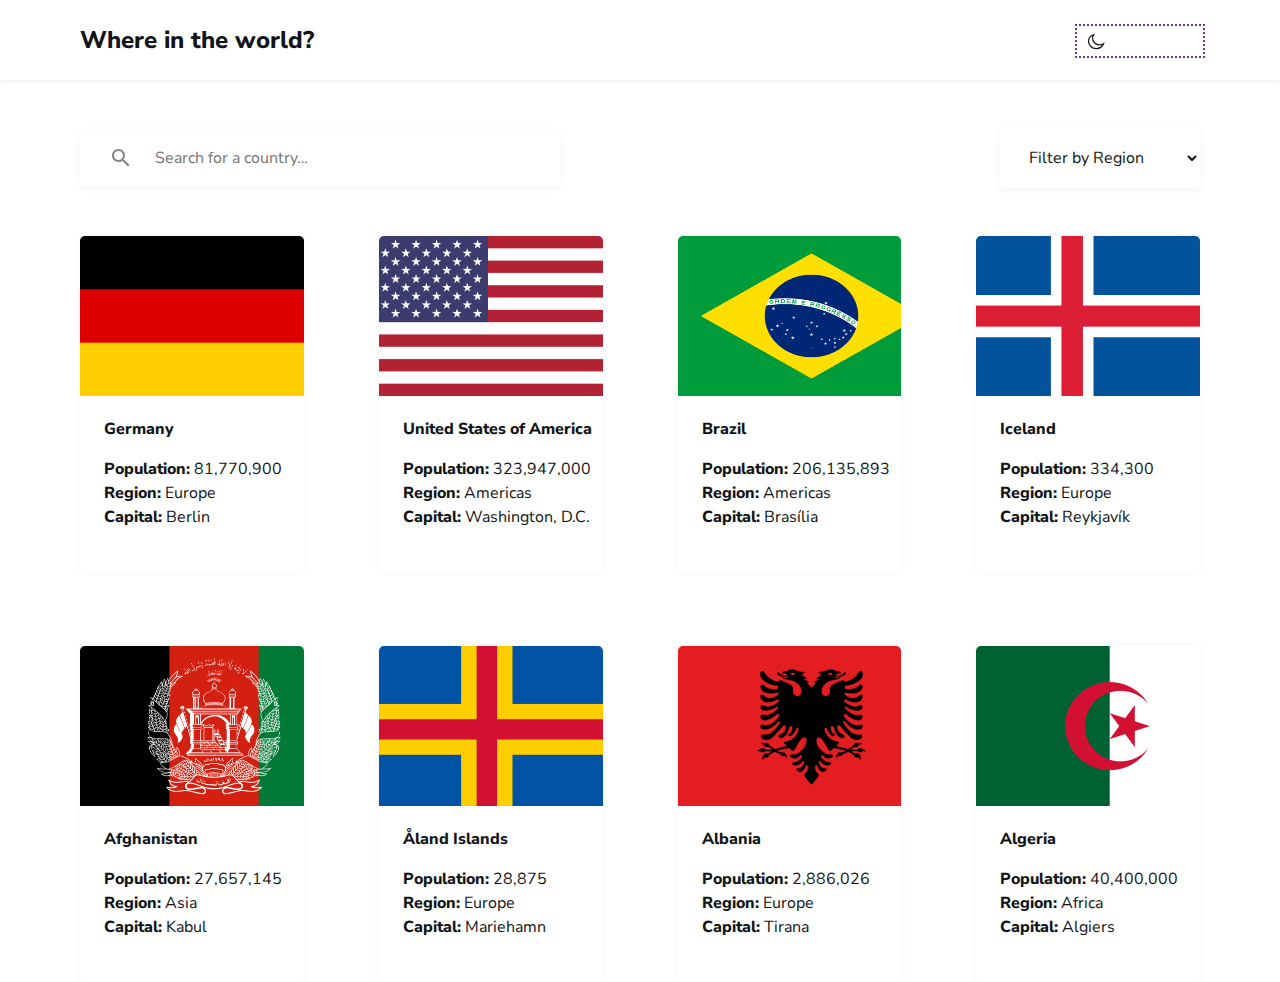
<file: index.html>
<!DOCTYPE html>
<html lang="en">

<head>
  <meta charset="UTF-8">
  <meta http-equiv="X-UA-Compatible" content="IE=edge">
  <meta name="viewport" content="width=device-width, initial-scale=1.0">
  <meta name="keywords" content="">
  <title>Resit-Countries |web site page</title>
  <!-- Stylesheets -->
  <link rel="stylesheet" href="css/normalize.css">
  <link rel="stylesheet" href="css/styles.css">
</head>

<body>
  <header class="header">
    <div class="container">
      <nav class="navbar">
        <a class="logo" href="#"><span>Where in the world?</span></a>
        <button type="button" class="btn dark"><span class="d-flex"><img src="img/darkmode.svg" alt="darkmode">Dark
            Mode</span></button>
      </nav>
    </div>
  </header>

  <!-- HEADER SECTION -->
  <!-- MAIN SECTION -->
  <main class="main">
    <div class="container">
      <!-- form filtrey -->
      <form action="#" class="form-filtrey">
        <div class="form-search-box">
          <img src="img/icon-search-black.svg" alt="search icon">
          <input type="search" class="search" name="search" id="search" aria-label="Search Countries"
            placeholder="Search for a country…" required>
        </div>

        <select name="filter-region" id="filter-region" aria-label="fiter region">
          <option selected disabled>Filter by Region</option>
          <option>Africa</option>
          <option>America</option>
          <option>Asia</option>
          <option>Europe</option>
          <option>Oceania</option>
        </select>
      </form>
      <!-- form filtrey -->
      <section class="card-group">
        <a href="belgium.html" class="card">
          <div class="card-header">
            <img src="img/germany.png" srcset="img/germany@2x.png" alt="germany">
          </div>
          <div class="card-body">
            <h4 class="region-name">Germany</h4>
            <div class="option">
              <strong>Population:</strong><span> 81,770,900</span><br>
              <strong>Region:</strong><span> Europe</span><br>
              <strong>Capital:</strong><span> Berlin</span>
            </div>
          </div>
        </a>
        <a href="#" class="card">
          <div class="card-header"><img src="img/usa@2x.png" alt="img/usa@2x.png"></div>
          <div class="card-body">
            <h4 class="region-name">United States of America</h4>
            <div class="option">
              <strong>Population:</strong><span> 323,947,000</span><br>
              <strong>Region:</strong><span> Americas</span><br>
              <strong>Capital:</strong> Washington, D.C.<span></span>
            </div>
          </div>
        </a>
        <a href="#" class="card">
          <div class="card-header"> <img src="img/Brazil.png" srcset="img/Brazil@2x.png" alt="brazil"></div>
          <div class="card-body">
            <h4 class="region-name">Brazil</h4>
            <div class="option">
              <strong>Population:</strong><span> 206,135,893</span><br>
              <strong>Region:</strong><span> Americas</span><br>
              <strong>Capital:</strong><span> Brasília</span>
            </div>
          </div>
        </a>
        <a href="#" class="card">
          <div class="card-header"><img src="img/island.png" srcset="img/island@2x.png" alt="island"></div>
          <div class="card-body">
            <h4 class="region-name">Iceland</h4>
            <div class="option">
              <strong>Population:</strong><span> 334,300</span><br>
              <strong>Region:</strong><span> Europe</span><br>
              <strong>Capital:</strong><span> Reykjavík</span>
            </div>
          </div>
        </a>
      </section>
      <section class="card-group">
        <a href="#" class="card">
          <div class="card-header"><img src="img/afgan.png" srcset="img/afgan@2x.png" alt=""></div>
          <div class="card-body">
            <h4 class="region-name">Afghanistan</h4>
            <div class="option">
              <strong>Population:</strong><span> 27,657,145</span><br>
              <strong>Region:</strong><span> Asia</span><br>
              <strong>Capital:</strong><span> Kabul</span>
            </div>
          </div>
        </a>
        <a href="#" class="card">
          <div class="card-header"><img src="img/al-island.png" srcset="img/al-island@2x.png" alt=""></div>
          <div class="card-body">
            <h4 class="region-name">Åland Islands</h4>
            <div class="option">
              <strong>Population:</strong><span> 28,875</span><br>
              <strong>Region:</strong><span> Europe</span><br>
              <strong>Capital:</strong><span> Mariehamn</span>
            </div>
          </div>
        </a>
        <a href="#" class="card">
          <div class="card-header"><img src="img/Albania.png" srcset="img/Albania@2x.png" alt="albania"></div>
          <div class="card-body">
            <h4 class="region-name">Albania</h4>
            <div class="option">
              <strong>Population:</strong><span> 2,886,026</span><br>
              <strong>Region:</strong><span> Europe</span><br>
              <strong>Capital:</strong><span> Tirana</span>
            </div>
          </div>
        </a>
        <a href="#" class="card">
          <div class="card-header"><img src="img/Algeria.png" srcset="img/Algeria@2x.png" alt=""></div>
          <div class="card-body">
            <h4 class="region-name">Algeria</h4>
            <div class="option">
              <strong>Population:</strong><span> 40,400,000</span><br>
              <strong>Region:</strong><span> Africa</span><br>
              <strong>Capital:</strong><span> Algiers</span>
            </div>
          </div>
        </a>
      </section>
    </div>
  </main>

  <!-- MAIN SECTION -->

  <!-- MAIN SECTION -->
  <!-- MAIN SECTION -->

  <script src="js/main.js"></script>
</body>

</html>
</file>
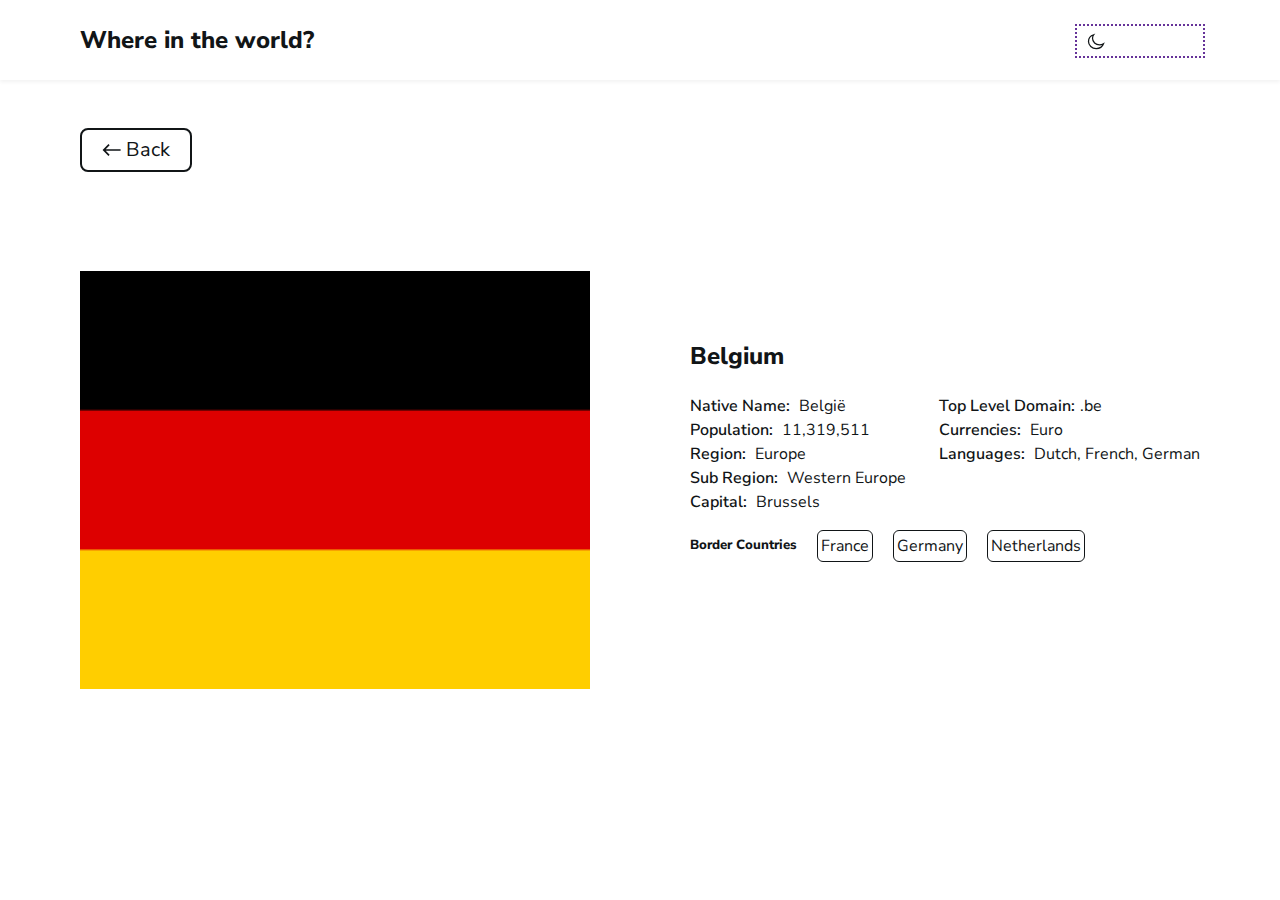
<file: belgium.html>
<!DOCTYPE html>
<html lang="en">

<head>
  <meta charset="UTF-8">
  <meta http-equiv="X-UA-Compatible" content="IE=edge">
  <meta name="viewport" content="width=device-width, initial-scale=1.0">
  <title>Resit-Countries |web site page</title>
  <!-- Stylesheets -->
  <link rel="stylesheet" href="css/normalize.css">
  <link rel="stylesheet" href="css/styles.css">
  <link rel="stylesheet" href="css/belgium.css">
</head>

<body>
  <header class="header">
    <div class="container">
      <nav class="navbar">
        <a class="logo" href="#"><span>Where in the world?</span></a>
        <button type="button" class="btn dark"><span class="d-flex"><img src="img/darkmode.svg" alt="darkmode">Dark
            Mode</span></button>
      </nav>
    </div>
  </header>

  <!-- HEADER SECTION -->
  <!-- MAIN SECTION -->
  <main class="main">
    <div class="container">
      <div class="main-hero">
        <a href="index.html" class="back"><img src="img/Shape.svg" alt="back site page"> back</a>
        <section class="our-region">
          <div class="our-left">
            <img src="img/germany.png" srcset="img/germany@2x.png" alt="germany">
          </div>
          <div class="our-right">
            <h2 class="our-right-heading">Belgium</h2>
            <div class="settings-region">
              <div class="left">
                <strong>Native Name:</strong><span> België</span><br>
                <strong>Population:</strong><span> 11,319,511</span><br>
                <strong>Region:</strong><span> Europe</span><br>
                <strong>Sub Region:</strong><span> Western Europe</span><br>
                <strong>Capital:</strong><span> Brussels</span>
              </div>
              <div class="right">
                <strong>Top Level Domain:</strong><span>.be</span><br>
                <strong>Currencies:</strong><span> Euro</span><br>
                <strong>Languages:</strong><span> Dutch, French, German</span>
              </div>
            </div>
            <div class="border-countries"><h5>Border Countries</h5>
              <a href="#" class="region-link">france</a>
              <a href="#" class="region-link">Germany</a>
              <a href="#" class="region-link">Netherlands</a>
            </div>
          </div>
        </section>
      </div>
    </div>
  </main>
  <!-- MAIN SECTION -->

  <!-- MAIN SECTION -->
  <!-- MAIN SECTION -->

  <script src="js/main.js"></script>
</body>

</html>
</file>
<file: css/styles.css>
/* nunito-sans-300 - latin */
@font-face {
  font-display: swap; /* Check https://developer.mozilla.org/en-US/docs/Web/CSS/@font-face/font-display for other options. */
  font-family: "Nunito Sans";
  font-style: normal;
  font-weight: 300;
  src: url("../fonts/nunito-sans-v15-latin-300.eot"); /* IE9 Compat Modes */
  src: url("../fonts/nunito-sans-v15-latin-300.eot?#iefix")
      format("embedded-opentype"),
    /* IE6-IE8 */ url("../fonts/nunito-sans-v15-latin-300.woff2")
      format("woff2"),
    /* Super Modern Browsers */ url("../fonts/nunito-sans-v15-latin-300.woff")
      format("woff"),
    /* Modern Browsers */ url("../fonts/nunito-sans-v15-latin-300.ttf")
      format("truetype"),
    /* Safari, Android, iOS */
      url("../fonts/nunito-sans-v15-latin-300.svg#NunitoSans") format("svg"); /* Legacy iOS */
}

/* nunito-sans-regular - latin */
@font-face {
  font-display: swap; /* Check https://developer.mozilla.org/en-US/docs/Web/CSS/@font-face/font-display for other options. */
  font-family: "Nunito Sans";
  font-style: normal;
  font-weight: 400;
  src: url("../fonts/nunito-sans-v15-latin-regular.eot"); /* IE9 Compat Modes */
  src: url("../fonts/nunito-sans-v15-latin-regular.eot?#iefix")
      format("embedded-opentype"),
    /* IE6-IE8 */ url("../fonts/nunito-sans-v15-latin-regular.woff2")
      format("woff2"),
    /* Super Modern Browsers */
      url("../fonts/nunito-sans-v15-latin-regular.woff") format("woff"),
    /* Modern Browsers */ url("../fonts/nunito-sans-v15-latin-regular.ttf")
      format("truetype"),
    /* Safari, Android, iOS */
      url("../fonts/nunito-sans-v15-latin-regular.svg#NunitoSans") format("svg"); /* Legacy iOS */
}

/* nunito-sans-600 - latin */
@font-face {
  font-display: swap; /* Check https://developer.mozilla.org/en-US/docs/Web/CSS/@font-face/font-display for other options. */
  font-family: "Nunito Sans";
  font-style: normal;
  font-weight: 600;
  src: url("../fonts/nunito-sans-v15-latin-600.eot"); /* IE9 Compat Modes */
  src: url("../fonts/nunito-sans-v15-latin-600.eot?#iefix")
      format("embedded-opentype"),
    /* IE6-IE8 */ url("../fonts/nunito-sans-v15-latin-600.woff2")
      format("woff2"),
    /* Super Modern Browsers */ url("../fonts/nunito-sans-v15-latin-600.woff")
      format("woff"),
    /* Modern Browsers */ url("../fonts/nunito-sans-v15-latin-600.ttf")
      format("truetype"),
    /* Safari, Android, iOS */
      url("../fonts/nunito-sans-v15-latin-600.svg#NunitoSans") format("svg");
}

@font-face {
  font-display: swap;
  font-family: "Nunito Sans";
  font-style: normal;
  font-weight: 800;
  src: url("../fonts/nunito-sans-v15-latin-800.eot"); /* IE9 Compat Modes */
  src: url("../fonts/nunito-sans-v15-latin-800.eot?#iefix")
      format("embedded-opentype"),
    /* IE6-IE8 */ url("../fonts/nunito-sans-v15-latin-800.woff2")
      format("woff2"),
    /* Super Modern Browsers */ url("../fonts/nunito-sans-v15-latin-800.woff")
      format("woff"),
    /* Modern Browsers */ url("../fonts/nunito-sans-v15-latin-800.ttf")
      format("truetype"),
    /* Safari, Android, iOS */
      url("../fonts/nunito-sans-v15-latin-800.svg#NunitoSans") format("svg"); /* Legacy iOS */
}

/* GLOBAL ROOT  */
:root {
  --rc-white: #ffffff;
  --rc-textcolor: #111517;
  --rc-dark: #2b3844;
  --rc-back: #202c36;
  --rc-nunito: "Nunito Sans";
}
/* GLOBAL */
html {
  box-sizing: border-box;
  height: 100%;
  scroll-behavior: smooth;
}

*,
*::before,
*::after {
  box-sizing: border-box;
}

.dark {
  background-color: var(--rc-back);
  --rc-white: #000000;
  --rc-textcolor: #ffffff;
  --rc-background: #2b3844;
}

body {
  height: 100%;
  transition: 0.7s ease;
  font-family: var(--rc-nunito), "Arial", sans-serif;
  font-size: 16px;
  line-height: 1.5;
  background-color: var(--rc-second-bg);
  color: var(--rc-white);
}

/* AUTOFILL-STYLES */
/*input:-webkit-autofill,
input:-webkit-autofill:hover,
input:-webkit-autofill:focus,
textarea:-webkit-autofill,
textarea:-webkit-autofill:hover,
textarea:-webkit-autofill:focus,
select:-webkit-autofill,
select:-webkit-autofill:hover,
select:-webkit-autofill:focus {
  border-color: transparent;
  -webkit-text-fill-color: inherit;
  -webkit-box-shadow: 0 0 0px 1000px #fff inset;
}*/

/* PLACEHOLDER-STYLES */
/*::-webkit-input-placeholder,
::-moz-placeholder,
:-ms-input-placeholder,
:-moz-placeholder {
  color: rgba(52, 49, 61, 0.5);
  opacity: 1;
}*/

/* VISUALLY-HIDDEN */
.visually-hidden {
  position: absolute;
  width: 1px;
  height: 1px;
  margin: -1px;
  border: 0;
  padding: 0;
  clip: rect(0 0 0 0);
  overflow: hidden;
}

/* CONTAINER */
.container {
  width: 100%;
  max-width: 1440px;
  padding-left: 80px;
  padding-right: 80px;
  margin-left: auto;
  margin-right: auto;
}
/* CONTAINER */

/* HEADER-CONTENT */
.header {
  width: 100%;
  height: 80px;
  padding-top: 24px;
  padding-bottom: 24px;
  background-color: var(--rc-background);
  box-shadow: 0px 2px 4px rgba(0, 0, 0, 0.0562443);
}

.navbar {
  width: 100%;
  display: flex;
  justify-content: space-between;
  align-items: center;
}
.logo {
  text-decoration: none;
  color: var(--rc-textcolor);
}
.logo > span {
  font-family: var(--rc-nunito);
  font-weight: 800;
  font-size: 24px;
  line-height: 33px;
  text-decoration: none;
  color: var(--rc-textcolor);
}
.btn {
  background-color: transparent;
  border: none;
  color: var(--rc-textcolor);
  outline: 2px dotted rebeccapurple;
  outline-offset: 3px;
}

.d-flex {
  display: flex;
  color: var(--rc-textcolor);
  font-family: var(--rc-nunito);
  font-weight: 600;
  font-size: 16px;
  line-height: 22px;
}
.d-flex img {
  margin-right: 8px;
}
.d-flex > span {
  color: var(--rc-textcolor);
}
.main {
  width: 100%;
  height: 80vh;
  padding-top: 48px;
  padding-bottom: 45px;
}
.form-filtrey {
  display: flex;
  align-items: center;
  justify-content: space-between;
  margin-bottom: 48px;
}
.form-search-box {
  width: 100%;
  max-width: 480px;
  background: var(--rc-background);
  padding-left: 32px;
  padding-right: 170px;
  box-shadow: 0px 2px 9px rgba(0, 0, 0, 0.0532439);
  border-radius: 5px;
  display: flex;
  align-items: center;
}
.form-search-box img {
  margin-right: 24.5px;
}
.search {
  font-family: var(--rc-nunito);
  font-weight: 400;
  font-size: 16px;
  line-height: 20px;
  flex-grow: 1;
  padding: 18px 0px;
  padding-right: 220px;
  border: none;
  outline: none;
  background-color: transparent;
  text-align: left;
  color: var(--rc-textcolor);
}
select {
  width: 100%;
  max-width: 200px;
  padding: 18px 25px;
  background-color: var(--rc-background);
  color: var(--rc-textcolor);
  border: none;
  outline: none;
  box-shadow: 0px 2px 9px rgba(0, 0, 0, 0.0532439);
  border-radius: 5px;
}
/* HEADER-CONTENT */

/* MAIN-CONTENT */
.card-group {
  height: auto;
  display: flex;
  justify-content: space-between;
  align-items: center;
  margin-bottom: 74px;
}
.card {
  max-width: 264px;
  height: 336px;
  margin-right: 75px;
  background-color: var(--rc-background);
  box-shadow: 0px 0px 7px 2px rgba(0, 0, 0, 0.0294384);
  border-radius: 5px;
  overflow: hidden;
  text-decoration: none;
}
.card:hover {
  cursor: pointer;
}
.card:last-child {
  margin-right: 0px;
}
.card-header img {
  width: 267px;
  height: 160px;
  margin-bottom: 0px;
  padding-bottom: 0px;
}
.card-body {
  color: var(--rc-textcolor);
  max-height: 176px;
  padding-top: 14px;
  padding-left: 24px;
  padding-bottom: 46px;
}
.region-name {
  margin: 0px;
  padding-bottom: 16px;
}
.option {
}
.option strong span {
  font-family: var(--rc-nunito);

  padding-bottom: 8px;
}
/* */
/* MAIN-CONTENT */

@media only screen and (-webkit-min-device-pixel-ratio: 2),
  only screen and (min--moz-device-pixel-ratio: 2),
  only screen and (-o-min-device-pixel-ratio: 2/1),
  only screen and (min-device-pixel-ratio: 2),
  only screen and (min-resolution: 192dpi),
  only screen and (min-resolution: 2dppx) {
}

@media screen and (max-width: 428px) {
  body {
    height: 2888px;
  }
  .header {
    max-width: 421px;
  }
  .navbar {
    max-width: 420px;
  }
  .logo span{
    font-size: 20px;
  }
  .btn {
  }
  .dark {
  }
  .d-flex {
  }
  .container {
    max-width: 428px;
    width: 90%;
    padding: 0px 10px;
    margin: 0 auto;
  }

  .main {
  }
  .form-filtrey {
    flex-direction: column;
    align-items: flex-start;
  }
  .form-search-box {
    margin-right: 0px;
    margin-bottom: 30px;
  }
  .card-group {
    height: auto;
    display: flex;
    flex-direction: column;
    justify-content: center;
    align-items: center;
  }
  .card {
    width: 100%;
    max-width: 320px;
    height: 400px;
    margin-bottom: 30px;
    margin-right: 0px;
  }

  .card-header img {
    width: 100%;
    height: 200px;
  }
  .card-body {
  }
  .region-name {
    margin-right: 0px;
    margin-bottom: 15px;
  }
  .option {
    margin-right: 0px;
    margin-bottom: 10px;
  }
}
</file>
<file: css/belgium.css>
/* nunito-sans-300 - latin */
@font-face {
  font-display: swap; /* Check https://developer.mozilla.org/en-US/docs/Web/CSS/@font-face/font-display for other options. */
  font-family: "Nunito Sans";
  font-style: normal;
  font-weight: 300;
  src: url("../fonts/nunito-sans-v15-latin-300.eot"); /* IE9 Compat Modes */
  src: url("../fonts/nunito-sans-v15-latin-300.eot?#iefix")
      format("embedded-opentype"),
    /* IE6-IE8 */ url("../fonts/nunito-sans-v15-latin-300.woff2")
      format("woff2"),
    /* Super Modern Browsers */ url("../fonts/nunito-sans-v15-latin-300.woff")
      format("woff"),
    /* Modern Browsers */ url("../fonts/nunito-sans-v15-latin-300.ttf")
      format("truetype"),
    /* Safari, Android, iOS */
      url("../fonts/nunito-sans-v15-latin-300.svg#NunitoSans") format("svg"); /* Legacy iOS */
}

/* nunito-sans-regular - latin */
@font-face {
  font-display: swap; /* Check https://developer.mozilla.org/en-US/docs/Web/CSS/@font-face/font-display for other options. */
  font-family: "Nunito Sans";
  font-style: normal;
  font-weight: 400;
  src: url("../fonts/nunito-sans-v15-latin-regular.eot"); /* IE9 Compat Modes */
  src: url("../fonts/nunito-sans-v15-latin-regular.eot?#iefix")
      format("embedded-opentype"),
    /* IE6-IE8 */ url("../fonts/nunito-sans-v15-latin-regular.woff2")
      format("woff2"),
    /* Super Modern Browsers */
      url("../fonts/nunito-sans-v15-latin-regular.woff") format("woff"),
    /* Modern Browsers */ url("../fonts/nunito-sans-v15-latin-regular.ttf")
      format("truetype"),
    /* Safari, Android, iOS */
      url("../fonts/nunito-sans-v15-latin-regular.svg#NunitoSans") format("svg"); /* Legacy iOS */
}

/* nunito-sans-600 - latin */
@font-face {
  font-display: swap; /* Check https://developer.mozilla.org/en-US/docs/Web/CSS/@font-face/font-display for other options. */
  font-family: "Nunito Sans";
  font-style: normal;
  font-weight: 600;
  src: url("../fonts/nunito-sans-v15-latin-600.eot"); /* IE9 Compat Modes */
  src: url("../fonts/nunito-sans-v15-latin-600.eot?#iefix")
      format("embedded-opentype"),
    /* IE6-IE8 */ url("../fonts/nunito-sans-v15-latin-600.woff2")
      format("woff2"),
    /* Super Modern Browsers */ url("../fonts/nunito-sans-v15-latin-600.woff")
      format("woff"),
    /* Modern Browsers */ url("../fonts/nunito-sans-v15-latin-600.ttf")
      format("truetype"),
    /* Safari, Android, iOS */
      url("../fonts/nunito-sans-v15-latin-600.svg#NunitoSans") format("svg");
}

@font-face {
  font-display: swap;
  font-family: "Nunito Sans";
  font-style: normal;
  font-weight: 800;
  src: url("../fonts/nunito-sans-v15-latin-800.eot"); /* IE9 Compat Modes */
  src: url("../fonts/nunito-sans-v15-latin-800.eot?#iefix")
      format("embedded-opentype"),
    /* IE6-IE8 */ url("../fonts/nunito-sans-v15-latin-800.woff2")
      format("woff2"),
    /* Super Modern Browsers */ url("../fonts/nunito-sans-v15-latin-800.woff")
      format("woff"),
    /* Modern Browsers */ url("../fonts/nunito-sans-v15-latin-800.ttf")
      format("truetype"),
    /* Safari, Android, iOS */
      url("../fonts/nunito-sans-v15-latin-800.svg#NunitoSans") format("svg"); /* Legacy iOS */
}

/* GLOBAL ROOT  */
:root {
  --rc-white: #ffffff;
  --rc-textcolor: #111517;
  --rc-dark: #2b3844;
  --rc-back: #202c36;
  --rc-nunito: "Nunito Sans";
}

.dark {
  --rc-white: #000000;
  --rc-textcolor: #ffffff;
  --rc-background: #2b3844;
}
body {
  color: var(--rc-textcolor);
}
.main {
}
.main-hero {

}
.back {
  display: inline-block;
  margin-bottom: 150px;
  text-align: center;
  text-decoration: none;
  color: var(--rc-textcolor);
  text-transform: capitalize;
  font-family: var(--rc-nunito);
  font-weight: 400;
  font-size:20px;
  padding: 5px 20px;
  border: 2px solid;
  border-radius: 8px;
}
.back:hover{
  border: 2px solid red;
}

.back:active{
  background-color: var(--rc-textcolor);
  color: var(--rc-white);
}
.our-region {
  height: 323px;
  display: flex;
  justify-content: flex-start;
  align-items: center;
}
.our-left {
  width: 50%;
  margin-right: 100px;
}

.our-left > img {
  width:100%;
  height: 418.17px;
}
.our-left > .our-region-heading {
  font-family: var(--rc-nunito);
  font-weight: 800;
  font-size: 32px;
  line-height: 44px;
  color: #000000;
}
.our-right {
  width: 50%;
  margin-bottom: 70px;
}
.our-right
.settings-region {
  display: flex;
  justify-content: space-between;
  align-items: flex-start;
}
.settings-region > .left > strong span {
  color: var(--rc-textcolor);
}
.left strong{
  margin-right: 5px;
  font-family: var(--rc-nunito);
  font-weight: 600;
  color: 20px;
}
.right {
  margin-left: 30px;
}
.right strong{
  margin-right: 5px;
  font-family: var(--rc-nunito);
  font-weight: 600;
  color: 20px;
}
.border-countries {
  display: flex;
  align-items: center;
}
.region-link {
  border: 1px solid var(--rc-textcolor);
  padding: 3px;
  border-radius: 6px;
  text-transform: capitalize;
  text-decoration: none;
  margin-left: 20px;
  color: var(--rc-textcolor);
}
.region-link:list-child{
  margin-left: 0px;
}
</file>
